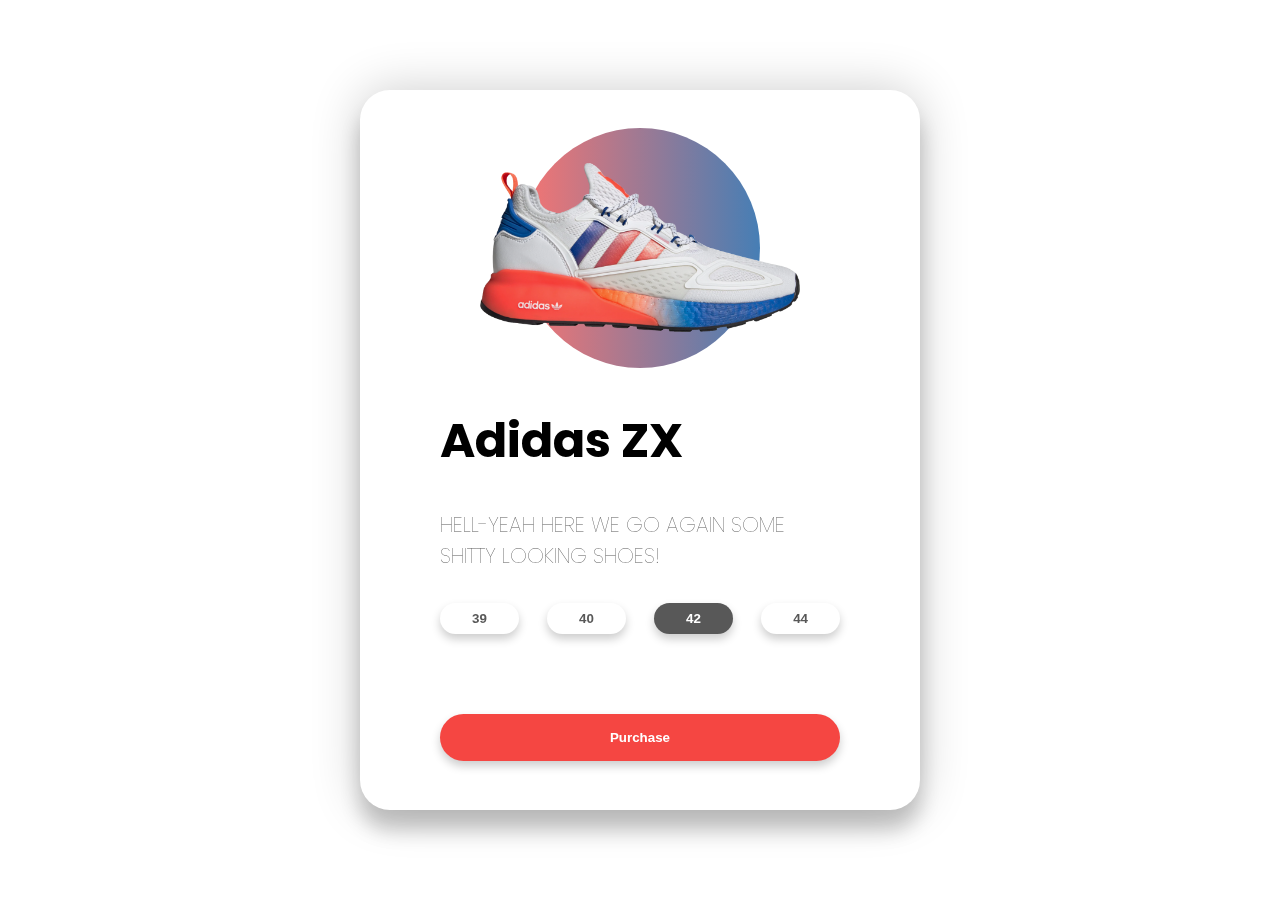
<file: 3d-cart-effect/index.html>
<!DOCTYPE html>
<html lang="en">

<head>
    <meta charset="UTF-8">
    <meta name="viewport" content="width=device-width, initial-scale=1.0">
    <title>3D Cart Effect</title>
    <link href="https://fonts.googleapis.com/css2?family=Poppins:wght@400;500&display=swap" rel="stylesheet">
    <link rel="stylesheet" href="style.css">
</head>

<body>
    <div class="container">
        <div class="card">
            <div class="sneaker">
                <div class="circle"></div>
                <img src="adidas.png" alt="Adidas Sucks">
            </div>
            <div class="info">
                <h1 class="title">Adidas ZX</h1>
                <h3 class="description">HELL-YEAH HERE WE GO AGAIN SOME SHITTY LOOKING SHOES!</h3>
                <div class="sizes">
                    <button>39</button>
                    <button>40</button>
                    <button class="active">42</button>
                    <button>44</button>
                </div>
                <div class="purchase">
                    <button>Purchase</button>
                </div>
            </div>
        </div>
    </div>
    <script src="app.js"></script>
</body>

</html>
</file>
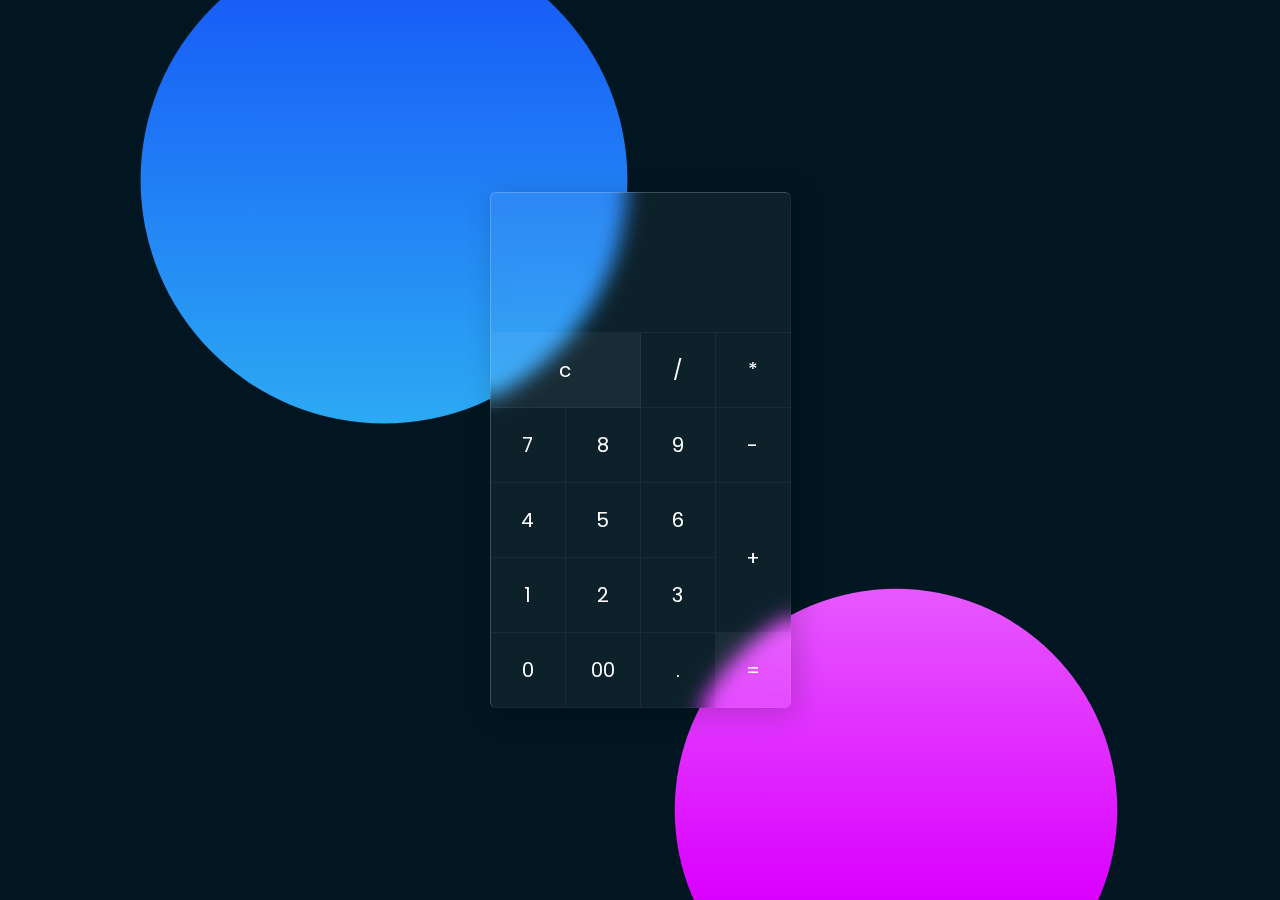
<file: calculator-glassmorphism/index.html>
<!DOCTYPE html>
<html lang="en">

<head>
    <meta charset="UTF-8">
    <meta name="viewport" content="width=device-width, initial-scale=1.0">
    <title>Calculator Glassmorphism</title>
    <link rel="stylesheet" href="style.css">
</head>

<body>
    <div class="container">
        <form action="" class="calculator" name="calc">
            <input type="text" readonly class="value" name="txt">
            <span class="num clear" onclick="calc.txt.value=''">c</span>
            <span class="num" onclick="document.calc.txt.value += '/'">/</span>
            <span class="num" onclick="document.calc.txt.value += '*'">*</span>
            <span class="num" onclick="document.calc.txt.value += '7'">7</span>
            <span class="num" onclick="document.calc.txt.value += '8'">8</span>
            <span class="num" onclick="document.calc.txt.value += '9'">9</span>
            <span class="num" onclick="document.calc.txt.value += '-'">-</span>
            <span class="num" onclick="document.calc.txt.value += '4'">4</span>
            <span class="num" onclick="document.calc.txt.value += '5'">5</span>
            <span class="num" onclick="document.calc.txt.value += '6'">6</span>
            <span class="num plus" onclick="document.calc.txt.value += '+'">+</span>
            <span class="num" onclick="document.calc.txt.value += '1'">1</span>
            <span class="num" onclick="document.calc.txt.value += '2'">2</span>
            <span class="num" onclick="document.calc.txt.value += '3'">3</span>
            <span class="num" onclick="document.calc.txt.value += '0'">0</span>
            <span class="num" onclick="document.calc.txt.value += '00'">00</span>
            <span class="num" onclick="document.calc.txt.value += '.'">.</span>
            <span class="num equal" onclick="document.calc.txt.value =eval(calc.txt.value)">=</span>
        </form>
    </div>

    <script type="text/javascript" src="vanilla-tilt.js"></script>
    <script type="text/javascript">
        VanillaTilt.init(document.querySelector(".container"), {
            max: 15,
            speed: 400,
            glare: true,
            "max-glare": 0.2
        });
    </script>
</body>

</html>
</file>
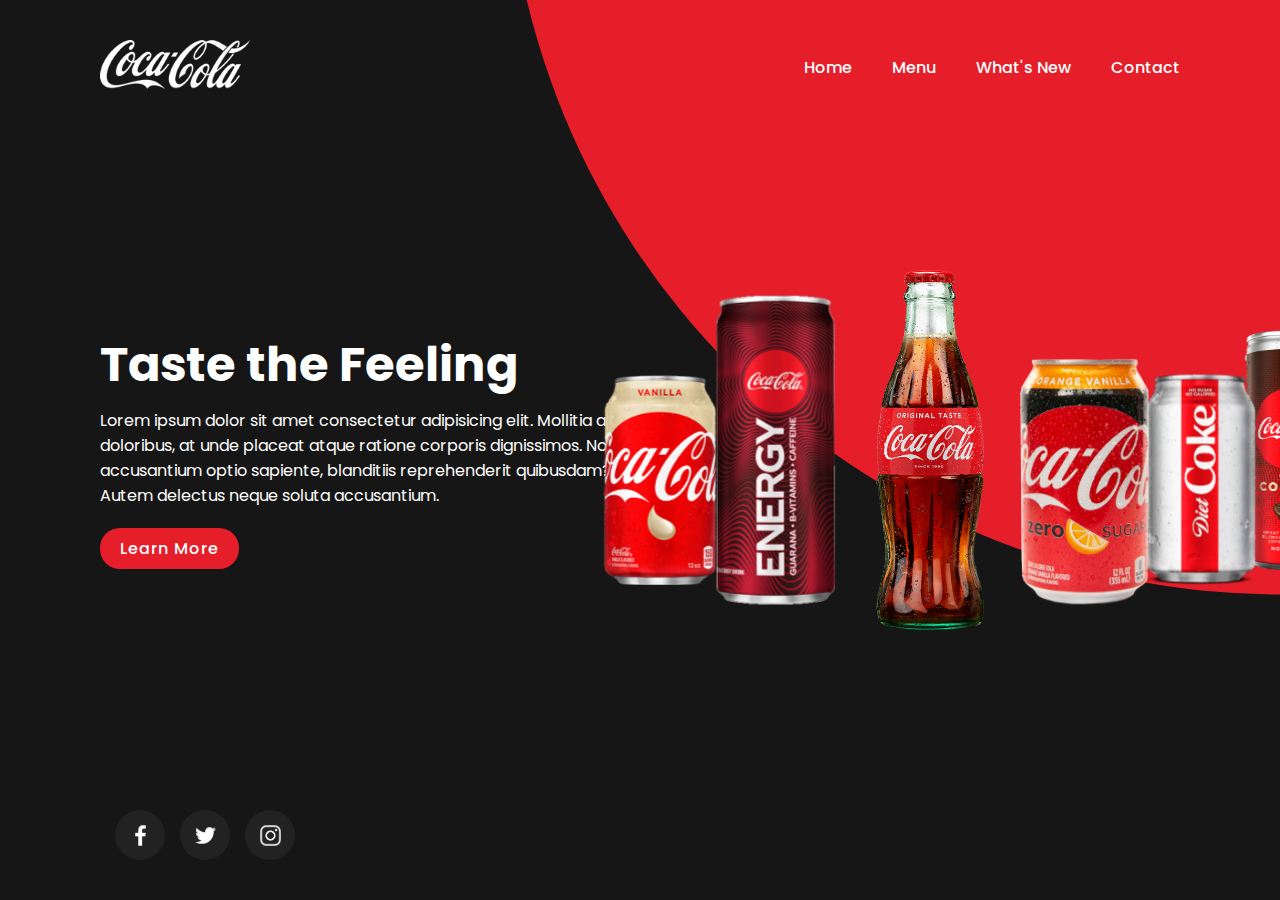
<file: responsive-cocacola/index.html>
<!DOCTYPE html>
<html lang="en">

<head>
    <meta charset="UTF-8">
    <meta name="viewport" content="width=device-width, initial-scale=1.0">
    <title>Responsive landing page</title>
    <link rel="stylesheet" href="https://unpkg.com/swiper/swiper-bundle.min.css">
    <link rel="stylesheet" href="style.css">
</head>

<body>
    <section>
        <div class="circle"></div>
        <header>
            <a href="#"><img src="img/logo.png" alt="logo-cocacola" class="logo"></a>
            <div class="toggle" onclick="toggleMenu()"></div>
            <ul class="navigation">
                <li><a href="#">Home</a></li>
                <li><a href="#">Menu</a></li>
                <li><a href="#">What's New</a></li>
                <li><a href="#">Contact</a></li>
            </ul>
        </header>

        <div class="content">
            <div class="text-box">
                <h2>Taste the Feeling</h2>
                <p>Lorem ipsum dolor sit amet consectetur adipisicing elit. Mollitia aliquid doloribus, at unde placeat atque ratione corporis dignissimos. Nobis accusantium optio sapiente, blanditiis reprehenderit quibusdam? Autem delectus neque soluta accusantium.</p>
                <a href="">Learn More</a>
            </div>

            <div class="img-box">
                <div class="swiper-container">
                    <div class="swiper-wrapper">
                        <div class="swiper-slide"><img src="img/cocacola1.png" alt="cocacola"></div>
                        <div class="swiper-slide"><img src="img/cocacola2.png" alt="cocacola"></div>
                        <div class="swiper-slide"><img src="img/cocacola3.png" alt="cocacola"></div>
                        <div class="swiper-slide"><img src="img/cocacola4.png" alt="cocacola"></div>
                        <div class="swiper-slide"><img src="img/cocacola5.png" alt="cocacola"></div>
                        <div class="swiper-slide"><img src="img/cocacola6.png" alt="cocacola"></div>
                    </div>
                </div>
            </div>
        </div>

        <div class="sci">
            <li><a href="#"><img src="img/facebook.png" alt="facebook"></a></li>
            <li><a href="#"><img src="img/twitter.png" alt="twitter"></a></li>
            <li><a href="#"><img src="img/instagram.png" alt="instagram"></a></li>
        </div>
    </section>

    <script src="https://unpkg.com/swiper/swiper-bundle.min.js"></script>
    <script src="script.js"></script>
</body>

</html>
</file>
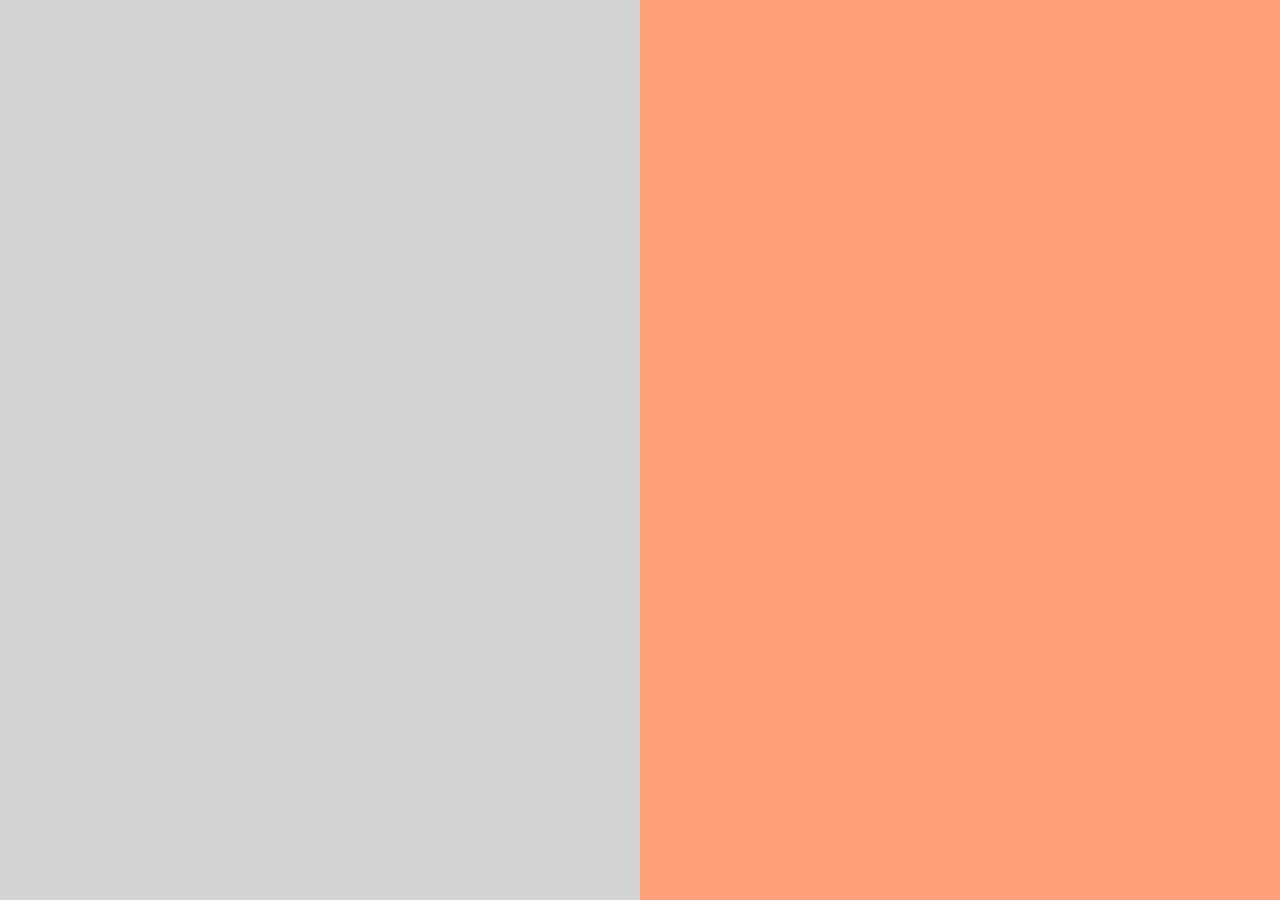
<file: the-fash/index.html>
<!DOCTYPE html>
<html lang="en">

<head>
    <meta charset="UTF-8">
    <meta name="viewport" content="width=device-width, initial-scale=1.0">
    <title>Hayley Williams</title>
    <link rel="stylesheet" href="https://cdnjs.cloudflare.com/ajax/libs/font-awesome/5.15.1/css/all.min.css" integrity="sha512-+4zCK9k+qNFUR5X+cKL9EIR+ZOhtIloNl9GIKS57V1MyNsYpYcUrUeQc9vNfzsWfV28IaLL3i96P9sdNyeRssA==" crossorigin="anonymous" />

    <link rel="stylesheet" href="style.css">
    <script src="script.js"></script>
</head>

<body>
    <div id="left">
        <div id="left_s"></div>
    </div>

    <div id="right">
        <div id="right_s"></div>
    </div>

    <div id="img">
        <img src="hayley.png" alt="">
    </div>

    <div id="nav">
        <div id="logo">
            <h1>YELYAH</h1>
        </div>
        <div id="menu1">
            <ul>
                <li>MEN</li>
                <li>WOMEN</li>
                <li>KIDS</li>
            </ul>
        </div>
        <div id="menu2">
            <ul>
                <li><i class="fas fa-search"></i></li>
                <li><i class="fas fa-shopping-cart"></i></li>
                <li><i class="fas fa-bars"></i></li>
            </ul>
        </div>
    </div>

    <div id="content">
        <h1>But <span class="salmon">Darling</span> you're <br> the only <span class="salmon">Exception</span></h1>
        <p>I know you're leaving in the morning when you wake up Leave me with some kind of proof it's not a dream</p>
        <button>shop now</button>
    </div>

    <div id="media">
        <ul>
            <li><a href="https://www.facebook.com/raadims/" target="_blank"><i class="fab fa-facebook"></i></a></li>
            <li><a href="https://twitter.com/rgdmprmd/" target="_blank"><i class="fab fa-twitter"></i></a></li>
            <li><a href="https://www.instagram.com/rgdmprmd/" target="_blank"><i class="fab fa-instagram"></i></a></li>
            <li><a href="https://github.com/rgdmprmd/" target="_blank"><i class="fab fa-github"></i></a></li>
        </ul>
    </div>

    <div id="navigator">
        <ul>
            <li class="left"><i class="fas fa-arrow-left"></i></li>
            <li class="right"><i class="fas fa-arrow-right"></i></li>
        </ul>
    </div>

    <div id="indi">
        <ul>
            <li class="active">1</li>
            <li>2</li>
            <li>3</li>
        </ul>
    </div>
</body>

</html>
</file>
<file: 3d-cart-effect/style.css>
* {
    margin: 0;
    padding: 0;
    box-sizing: border-box;
}

body {
    font-family: "Poppins", sans-serif;
    min-height: 100vh;
    display: flex;
    align-items: center;
    justify-content: center;
    perspective: 1000px;
}

.container {
    width: 60%;
    display: flex;
    justify-content: center;
    align-items: center;
    /* background-color: lightpink; */
}

.card {
    width: 35rem;
    transform-style: preserve-3d;
    min-height: 80vh;
    border-radius: 30px;
    padding: 0rem 5rem;
    box-shadow: 0 20px 20px rgba(0, 0, 0, 0.2), 0px 0px 50px rgba(0, 0, 0, 0.2);
}

.sneaker {
    min-height: 35vh;
    display: flex;
    justify-content: center;
    align-items: center;
}

.sneaker img {
    width: 20rem;
    z-index: 2;
    transition: all 0.75s ease-out;
}

.circle {
    width: 15rem;
    height: 15rem;
    border-radius: 50%;
    position: absolute;
    z-index: 1;
    background: linear-gradient( to right, rgba(245, 70, 66, 0.75), rgba(8, 83, 156, 0.75));
    transition: all 0.75s ease-out;
}

.info h1 {
    font-size: 3rem;
    transition: all 0.75s ease-out;
}

.info h3 {
    font-size: 1.3rem;
    padding: 2rem 0rem;
    color: #585858;
    font-weight: lighter;
    transition: all 0.75s ease-out;
}

.sizes {
    display: flex;
    justify-content: space-between;
    transition: all 0.75s ease-out;
}

.sizes button {
    padding: 0.5rem 2rem;
    background: none;
    border: none;
    box-shadow: 0px 5px 10px rgba(0, 0, 0, 0.2);
    border-radius: 30px;
    cursor: pointer;
    font-weight: bold;
    color: #585858;
}

button.active {
    background: #585858;
    color: white;
}

.purchase {
    margin-top: 5rem;
}

.purchase button {
    width: 100%;
    padding: 1rem 0rem;
    background: #f54642;
    color: #ffffff;
    border: none;
    box-shadow: 0px 5px 10px rgba(0, 0, 0, 0.2);
    cursor: pointer;
    border-radius: 30px;
    font-weight: bolder;
    transition: all 0.75s ease-out;
}
</file>
<file: calculator-glassmorphism/style.css>
@import url('https://fonts.googleapis.com/css2?family=Poppins:ital,wght@0,400;1,300;1,400&display=swap');

* {
    margin: 0;
    padding: 0;
    box-sizing: border-box;
    font-family: "Poppins", sans-serif;
}

body {
    display: flex;
    justify-content: center;
    align-items: center;
    min-height: 100vh;
    background: #011620;
}

body::before {
    content: "";
    position: absolute;
    top: 0;
    left: 0;
    width: 100%;
    height: 100%;
    background: linear-gradient(#185ef7, #43ffef);
    clip-path: circle(22% at 30% 20%);
}

body::after {
    content: "";
    position: absolute;
    top: 0;
    left: 0;
    width: 100%;
    height: 100%;
    background: linear-gradient(#ffffff, #da00ff);
    clip-path: circle(20% at 70% 90%);
}

.container {
    position: relative;
    background: rgba(255, 255, 255, .05);
    border-radius: 6px;
    overflow: hidden;
    z-index: 10;
    backdrop-filter: blur(10px);
    border-top: 1px solid rgba(255, 255, 255, .2);
    border-left: 1px solid rgba(255, 255, 255, .2);
    box-shadow: 5px 5px 30px rgba(0, 0, 0, .2);
}

.container .calculator {
    position: relative;
    display: grid;
}

.container .calculator .value {
    grid-column: span 4;
    height: 140px;
    width: 300px;
    text-align: right;
    border: none;
    outline: none;
    padding: 10px;
    font-size: 30px;
    background: transparent;
    color: #ffffff;
    border-bottom: 1px solid rgba(255, 255, 255, .05);
    border-right: 1px solid rgba(255, 255, 255, .05);
}

.container .calculator span {
    display: grid;
    place-items: center;
    width: 75px;
    height: 75px;
    color: #fff;
    font-weight: 400;
    font-size: 20px;
    user-select: none;
    cursor: pointer;
    border-bottom: 1px solid rgba(255, 255, 255, .05);
    border-right: 1px solid rgba(255, 255, 255, .05);
    transition: 0.5s;
}

.container .calculator span:hover {
    transition: 0s;
    background: rgba(255, 255, 255, .05);
}

.container .calculator span:active {
    background: #fffb14;
    color: #192f00;
    font-size: 24px;
    font-weight: 500;
}

.container .calculator .clear {
    grid-column: span 2;
    width: 150px;
    background: rgba(255, 255, 255, .05);
}

.container .calculator .plus {
    grid-row: span 2;
    height: 150px;
}

.container .calculator .equal {
    background: rgba(255, 255, 255, .05);
}
</file>
<file: responsive-cocacola/style.css>
@import url('https://fonts.googleapis.com/css2?family=Poppins:wght@200;300;400;500;600;700;800&display=swap');

* {
    margin: 0;
    padding: 0;
    box-sizing: border-box;
    font-family: 'Poppins', sans-serif;
}

section {
    position: relative;
    width: 100%;
    min-height: 100vh;
    padding: 100px;
    display: flex;
    justify-content: center;
    align-items: center;
    background: #161616;
}

section .circle {
    position: absolute;
    top: 0;
    left: 0;
    width: 100%;
    height: 100%;
    background: #e51e2a;
    clip-path: circle(70% at right -20%);
}

header {
    position: absolute;
    top: 0;
    left: 0;
    width: 100%;
    padding: 40px 100px;
    display: flex;
    justify-content: space-between;
    align-items: center;
}

header .logo {
    position: relative;
    max-width: 150px;
}

header .navigation {
    position: relative;
    display: flex;
}

header .navigation li {
    list-style: none;
}

header .navigation li a {
    text-decoration: none;
    color: #fff;
    display: inline-block;
    font-weight: 500;
    margin-left: 40px;
}

.content {
    position: relative;
    width: 100%;
    display: flex;
    justify-content: space-between;
    align-items: center;
}

.content .text-box {
    position: relative;
    max-width: 600px;
    margin-right: 20px;
}

.content .text-box h2 {
    color: #fff;
    font-size: 3em;
    margin-bottom: 10px;
    line-height: 1.4em;
    font-weight: 700;
}

.content .text-box p {
    color: #fff;
}

.content .text-box a {
    display: inline-block;
    margin-top: 20px;
    padding: 8px 20px;
    background: #e51e2a;
    color: #fff;
    font-weight: 500;
    letter-spacing: 1px;
    text-decoration: none;
    border-radius: 20px;
}

.sci {
    position: absolute;
    bottom: 40px;
    left: 100px;
    display: flex;
    justify-content: center;
    align-items: center;
}

.sci li {
    list-style: none;
}

.sci li a {
    display: inline-block;
    margin-left: 15px;
    background: #222;
    width: 50px;
    height: 50px;
    display: flex;
    justify-content: center;
    align-items: center;
    border-radius: 50%;
    transition: 0.2s ease-in-out;
}

.sci li a:hover {
    background: #e51e2a;
    transform: translateY(-10px);
}

.sci li a img {
    filter: invert(1);
    transform: scale(0.5);
}

/* SWIPPER JANGAN MENCURRY */

.swiper-container {
    width: 100%;
    padding-top: 50px;
    padding-bottom: 50px;
}

.swiper-slide {
    background-position: center;
    background-size: cover;
    width: 180px;
    height: 360px;
    display: flex;
    justify-content: center;
}

/* SWIPPER JANGAN MENCURRY */

.content .img-box {
    width: 500px;
    display: flex;
    justify-content: flex-end;
}

.content .img-box img {
    max-width: 150px;
}

.swiper-slide img {
    position: absolute;
    bottom: 0;
    max-height: 100%;
}

@media (max-width: 991px) {
    header {
        padding: 40px;
    }

    section {
        padding: 150px 40px;
    }

    .sci {
        left: 30px;
    }

    .content {
        flex-direction: column;
    }

    .content .text-box,
    .content .img-box {
        max-width: 100%;
    }

    .swiper-slide {
        height: 300px;
    }

    header .navigation {
        display: none;
    }

    header .navigation.active {
        position: fixed;
        top: 0;
        left: 0;
        width: 100%;
        height: 100%;
        background: #e51e2a;
        display: flex;
        flex-direction: column;
        justify-content: center;
        align-items: center;
        z-index: 10;
    }

    header .navigation li a {
        margin: 10px 0;
        font-size: 1.5em;
        font-weight: 300;
    }

    .toggle {
        position: relative;
        width: 30px;
        height: 30px;
        background: url(img/menu.png);
        background-size: 30px;
        background-repeat: no-repeat;
        background-position: center;
        cursor: pointer;
        z-index: 1000;
    }

    .toggle.active {
        position: fixed;
        right: 40px;
        background: url(img/close.png);
        background-size: 25px;
        background-repeat: no-repeat;
        background-position: center;
    }
}
</file>
<file: the-fash/style.css>
* {
    margin: 0;
    padding: 0;
    box-sizing: border-box;
    font-family: sans-serif;
}

#left {
    width: 50%;
    height: 100vh;
    background: lightgrey;
    overflow: hidden;
}

#right {
    position: absolute;
    top: 0;
    right: 0;
    width: 50%;
    height: 100vh;
    background: lightsalmon;
    overflow: hidden;
}

#img {
    position: absolute;
    bottom: 0;
    right: 20%;
    width: 280px;
    transform: translateX(40px);
    opacity: 0;
    transition: .7s ease-in-out;
}

#img img {
    width: 100%;
    height: auto;
}

#nav {
    position: absolute;
    top: 0;
    left: 0;
    width: 100%;
    height: 80px;
    display: flex;
}

#nav #logo {
    width: 30%;
    height: 100%;
    padding-left: 10%;
}

#nav #logo h1 {
    line-height: 80px;
    text-transform: uppercase;
    color: lightsalmon;
    transform: translateX(-15px);
    opacity: 0;
    transition: .5s ease-in-out;
}

#nav #menu1 {
    width: 40%;
    height: 100%;
}

#nav #menu1 ul {
    list-style-type: none;
    width: 100%;
    height: 100%;
    display: flex;
    justify-content: space-around;
    padding: 0 25%;
}

#nav #menu1 ul li {
    line-height: 80px;
    text-transform: uppercase;
    transform: translateX(-20px);
    opacity: 0;
    transition: .5s ease-in-out;
}

#nav #menu1 ul li:nth-child(1) {
    transition-delay: 0;
}

#nav #menu1 ul li:nth-child(2) {
    transition-delay: 0.2s;
}

#nav #menu1 ul li:nth-child(3) {
    transition-delay: 0.4s;
}

#nav #menu2 {
    width: 30%;
    height: 100%;
}

#nav #menu2 ul {
    list-style-type: none;
    width: 100%;
    height: 100%;
    display: flex;
    justify-content: space-around;
    padding: 0 25%;
}

#nav #menu2 ul li {
    line-height: 80px;
    transform: translateX(-20px);
    opacity: 0;
    transition: .5s ease-in-out;
}

#nav #menu2 ul li:nth-child(1) {
    transition-delay: 0;
}

#nav #menu2 ul li:nth-child(2) {
    transition-delay: 0.2s;
}

#nav #menu2 ul li:nth-child(3) {
    transition-delay: 0.4s;
}

#content {
    position: absolute;
    top: 220px;
    left: 10%;
    width: 30%;
}

#content h1 {
    font-size: 45px;
    transform: translateY(-20px);
    opacity: 0;
    transition: .5s ease-in-out;
    transition-delay: 0;
}

.salmon {
    color: salmon;
}

#content p {
    margin-top: 10px;
    letter-spacing: 1px;
    transform: translateY(-20px);
    opacity: 0;
    transition: .5s ease-in-out;
    transition-delay: 0.2s;
}

#content button {
    margin-top: 50px;
    width: 180px;
    height: 30px;
    border: none;
    color: #fff;
    text-transform: uppercase;
    background: lightsalmon;
    transform: translateY(-20px);
    opacity: 0;
    transition: .5s ease-in-out;
    transition-delay: 0.4s;
}

#content button:hover {
    box-shadow: 5px 5px 30px rgba(255, 160, 122, 1), 5px 5px 30px rgba(255, 160, 122, 1);
    cursor: pointer;
    transform: translateY(-5px) translateX(2px);
}

#media {
    width: 210px;
    height: 50px;
    position: absolute;
    left: 10%;
    bottom: 20px;
}

#media ul {
    list-style: none;
    width: 100%;
    height: 100%;
    display: flex;
    justify-content: space-between;
}

#media ul li {
    width: 50px;
    height: 50px;
    background: #fff;
    text-align: center;
    line-height: 50px;
    border-radius: 50%;
    transform: translateY(20px);
    opacity: 0;
    transition: .5s ease-in-out;
}

#media ul li:nth-child(1) {
    transition-delay: 0;
}

#media ul li:nth-child(2) {
    transition-delay: .1s;
}

#media ul li:nth-child(3) {
    transition-delay: .2s;
}

#media ul li:nth-child(4) {
    transition-delay: .3s;
}

#media ul li:hover {
    background: lightsalmon;
    cursor: pointer;
}

#media ul li a {
    color: #000;
    font-size: 20px;
}

#navigator {
    width: 100px;
    height: 50px;
    position: absolute;
    right: 10%;
    bottom: 0;
    transform: translateY(-20px);
    opacity: 0;
    transition: .5s ease-in-out;
}

#navigator ul {
    list-style-type: none;
    width: 100%;
    height: 100%;
    display: flex;
}

#navigator ul li {
    width: 50px;
    height: 50px;
    background: #fff;
    text-align: center;
    line-height: 50px;
    cursor: pointer;
    transition: .5s ease-in-out;
}

#navigator ul li:hover {
    transform: translateY(-10px);
}

#indi {
    width: 40px;
    height: 120px;
    position: absolute;
    top: 50%;
    right: 5%;
}

#indi ul {
    width: 100%;
    height: 100%;
    display: flex;
    flex-direction: column;
    list-style-type: none;
}

#indi ul li {
    width: 40px;
    height: 40px;
    text-align: center;
    line-height: 40px;
    transform: translateX(20px);
    opacity: 0;
    transition: .5s ease-in-out;
}

#indi ul li:nth-child(1) {
    transition-delay: 0;
}

#indi ul li:nth-child(2) {
    transition-delay: .2s;
}

#indi ul li:nth-child(3) {
    transition-delay: .4s;
}

#indi ul li.active {
    color: #fff;
    font-weight: bold;
}

#indi ul li.active::before {
    content: "";
    width: 40px;
    height: 2px;
    background: #fff;
    display: flex;
}

@keyframes animate {
    0% {
        margin-left: 0;
    }

    40% {
        margin-left: 25%;
    }

    100% {
        margin-left: 100%;
    }
}

#left_s,
#right_s {
    margin-left: 100%;
    width: 100%;
    height: 100%;
    background: #fff;
    animation-name: animate;
    animation-duration: .8s;
    animation-iteration-count: 1;
}
</file>
